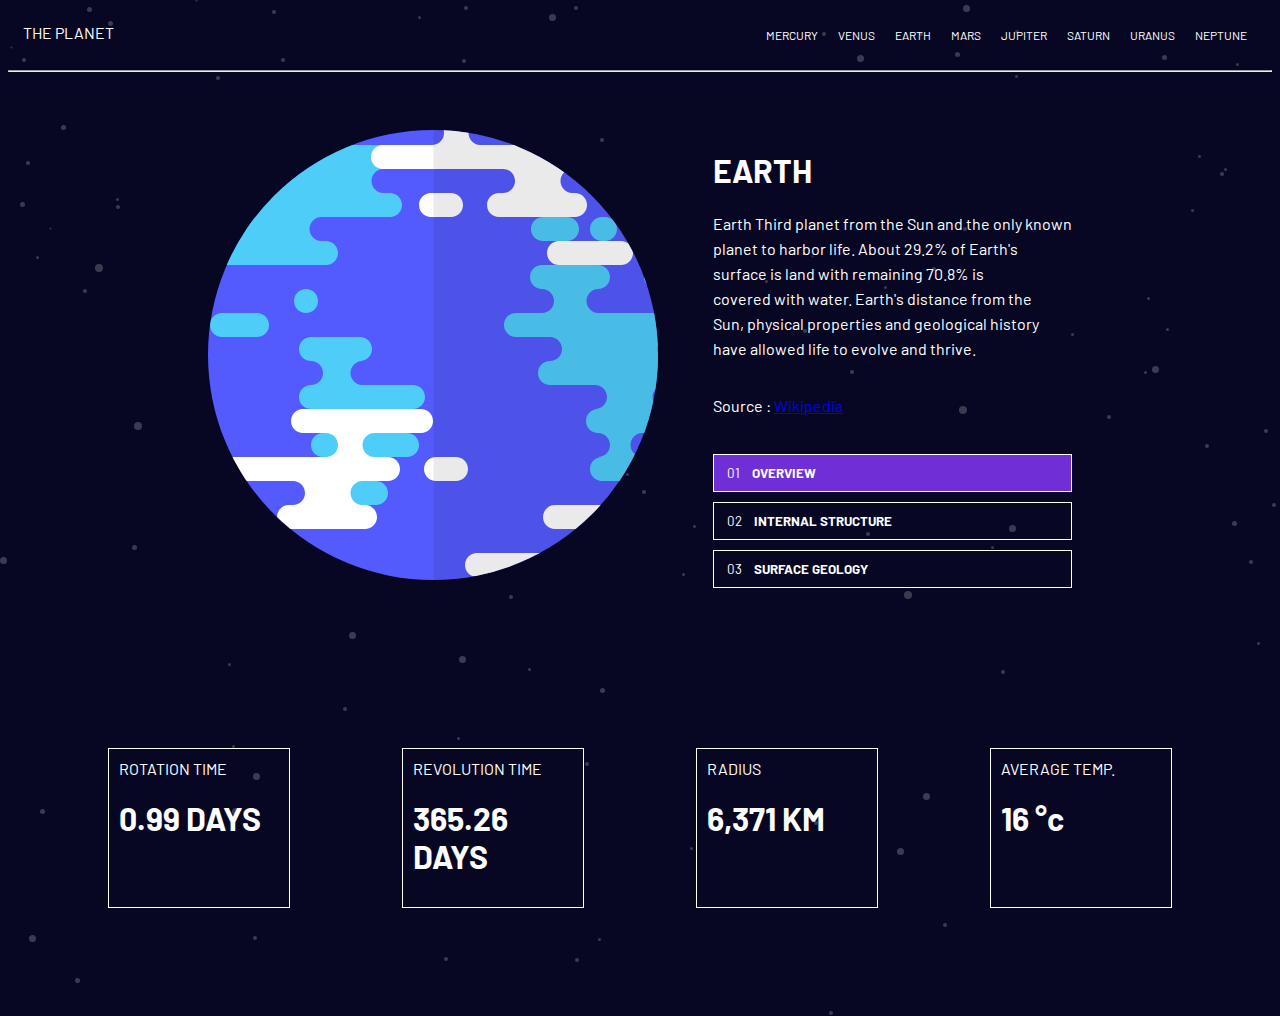
<file: index.html>
<!DOCTYPE html>
<html lang="en">
<head>
	<meta charset="utf-8">
	<meta name="viewport" content="width-device-width, initial-scale=1.0">
	<link rel="icon" type="image/png" href="images/favicon-32x32.png">
	<title>FRONTEND MENTOR | PLANETS FACTS</title>
	<link rel="preconnect" href="https://fonts.googleapis.com">
	<link rel="preconnect" href="https://fonts.gstatic.com" crossorigin>
	<link href="https://fonts.googleapis.com/css2?family=Barlow:wght@100;300;400;500;700&family=Fraunces:wght@700&family=Inter:wght@300;500;600&family=Karla:wght@400;700&family=Montserrat:wght@300;500;700&family=Open+Sans:wght@300;400&family=Plus+Jakarta+Sans:ital,wght@0,600;0,700;1,200&family=Poppins:wght@100;200;500;600;700&family=Questrial&family=Roboto+Condensed:wght@300;400;700&family=Rubik:wght@400;500;700&family=Space+Grotesk:wght@300;400;500;700&display=swap" rel="stylesheet">
	<link rel="stylesheet" type="text/css" href="style.css">
</head>
<body>
	<header>
		<nav style="padding: 15px;">
			<ul>
				<li>THE PLANET</li>
				<div style="float: right;">
					<li><a href ="others/mercury.html">MERCURY</a></li>
					<li><a href ="others/venus.html">VENUS</a></li>
					<li><a href ="index.html">EARTH</a></li>
					<li><a href = "others/mars.html">MARS</a></li>
					<li><a href = "others/jupiter.html">JUPITER</a></li>
					<li><a href ="others/saturn.html">SATURN</a></li>
					<li><a href = "others/uranus.html">URANUS</a></li>
					<li><a href ="others/neptune.html">NEPTUNE</a></li>
				</div>
			</ul>
		</nav>
	</header>

	<hr>
	<main>
		<div style="margin-inline-start:150px;">
			<img src="assets/planet-earth.svg" alt="earth-structure" id="pixs">
		</div>

		<aside style="margin-inline-end:150px;" id="m-side">
			<h1>EARTH</h1>
			<p style="line-height: 25px;" id="change">Earth Third planet from the Sun and the only known<br> planet to harbor life. About 29.2% of Earth's <br>surface is land with remaining 70.8% is<br> covered with water. Earth's distance from the<br> Sun, physical properties and geological history <br>have allowed life to evolve and thrive.</p>
			<br>
			<span id="goto">Source : <a href="#">Wikipedia</a></span>
			<br>
			<button class="ab" id="f-click">&nbsp;01 &nbsp;&nbsp;&nbsp;<strong>OVERVIEW</strong></button>
			<br>
			<button class="d-button" id="s-click">&nbsp;02 &nbsp;&nbsp;&nbsp;<strong>INTERNAL STRUCTURE</strong></button>
			<br>
			<button class="d-button" id="t-click">&nbsp;03 &nbsp;&nbsp;&nbsp;<strong>SURFACE GEOLOGY</strong></button>
		</aside>
	</main>

	<section class="m-xter">
		<div class="xter">
			<span>ROTATION TIME</span>
			<br>
			<h1>0.99 DAYS</h1>
		</div>
		<div class="xter">
			<span>REVOLUTION TIME</span>
			<br>
			<h1>365.26 DAYS</h1>
		</div>
		<div class="xter">
			<span>RADIUS</span>
			<br>
			<h1>6,371 KM</h1>
		</div>
		<div class="xter">
			<span>AVERAGE TEMP.</span>
			<br>
			<h1>16 °c</h>
		</div>
	</section>

	<script>
		
		const overview = document.getElementById("f-click");
		const internal = document.getElementById("s-click");
		const geo = document.getElementById("t-click");
		const next = document.getElementById("change");
		const struc = document.getElementById("pixs");

		overview.addEventListener("click", function(){
			change.innerHTML = "Earth Third planet from the Sun and the only known<br> planet to harbor life. About 29.2% of Earth's <br>surface is land with remaining 70.8% is<br> covered with water. Earth's distance from the<br> Sun, physical properties and geological history <br>have allowed life to evolve and thrive.";

			overview.style.background = "rgb(111,46,214)";
			internal.style.background = "none";
			geo.style.background = "none";
			pixs.src = "assets/planet-earth.svg";
		})

		internal.addEventListener("click", function(){
			change.innerHTML = "The standard model of Uranus's structure<br> is that it consists of three layers: a rocky <br>(silicate/iron–nickel) core in the centre, an icy <br>mantle in the middle and an outer <br>gaseous hydrogen/helium envelope. The core is <br>relatively small, with a mass of only 0.55 Earth masses.";

			overview.style.background = "none";
			internal.style.background = "rgb(111,46,214)";
			geo.style.background = "none";
			pixs.src = "assets/planet-earth-internal.svg";
		});

		geo.addEventListener("click", function(){
			change.innerHTML = "The composition of Uranus's atmosphere is<br> different from its bulk, consisting mainly of <br>molecular hydrogen and helium. The helium molar<br> fraction, i.e. the number of helium atoms<br> per molecule of gas, is 0.15±0.03 <br>in the upper troposphere.";

			overview.style.background = "none";
			internal.style.background = "none";
			geo.style.background = "rgb(111,46,214)";
			pixs.src = "assets/geology-earth.png";
		});

	</script>
</body>
</html>
</file>
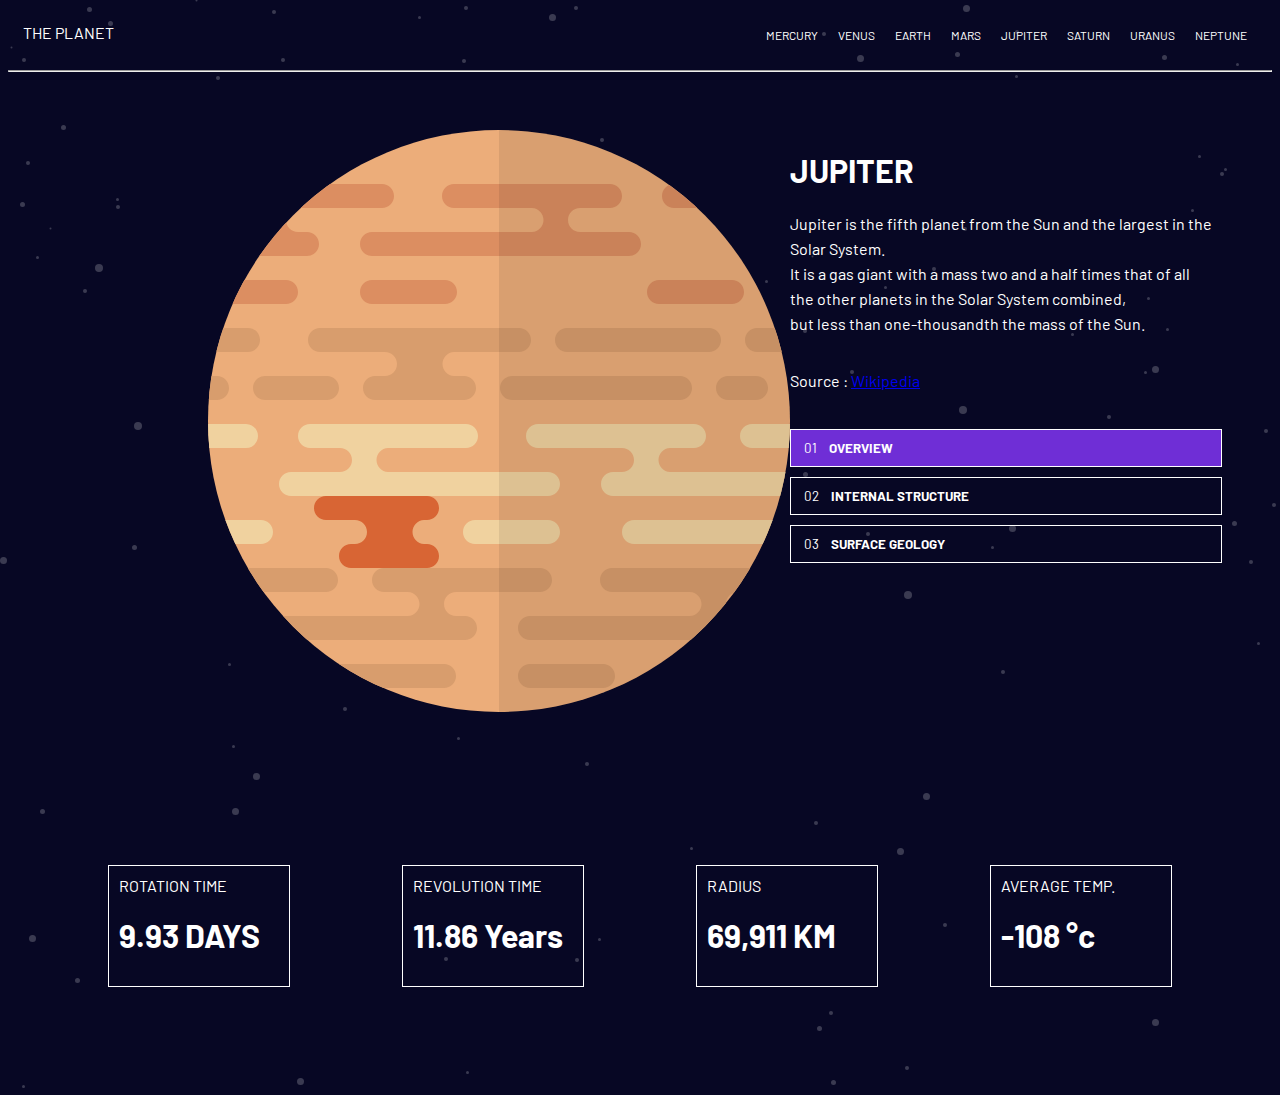
<file: others/jupiter.html>
<!DOCTYPE html>
<html lang="en">
<head>
	<meta charset="utf-8">
	<meta name="viewport" content="width-device-width, initial-scale=1.0">
	<link rel="icon" type="image/png" href="images/favicon-32x32.png">
	<title>FRONTEND MENTOR | PLANETS FACTS</title>
	<link rel="preconnect" href="https://fonts.googleapis.com">
	<link rel="preconnect" href="https://fonts.gstatic.com" crossorigin>
	<link href="https://fonts.googleapis.com/css2?family=Barlow:wght@100;300;400;500;700&family=Fraunces:wght@700&family=Inter:wght@300;500;600&family=Karla:wght@400;700&family=Montserrat:wght@300;500;700&family=Open+Sans:wght@300;400&family=Plus+Jakarta+Sans:ital,wght@0,600;0,700;1,200&family=Poppins:wght@100;200;500;600;700&family=Questrial&family=Roboto+Condensed:wght@300;400;700&family=Rubik:wght@400;500;700&family=Space+Grotesk:wght@300;400;500;700&display=swap" rel="stylesheet">
	<link rel="stylesheet" type="text/css" href="style.css">
</head>
<body>
	<header>
		<nav style="padding: 15px;">
			<ul>
				<li>THE PLANET</li>
				<div style="float: right;">
					<li><a href ="mercury.html">MERCURY</a></li>
					<li><a href ="venus.html">VENUS</a></li>
					<li><a href ="../index.html">EARTH</a></li>
					<li><a href = "mars.html">MARS</a></li>
					<li><a href = "jupiter.html">JUPITER</a></li>
					<li><a href ="saturn.html">SATURN</a></li>
					<li><a href = "uranus.html">URANUS</a></li>
					<li><a href ="neptune.html">NEPTUNE</a></li>
				</div>
			</ul>
		</nav>
	</header>

	<hr>
	<main>
		<div style="margin-inline-start:150px;">
			<img src="assets/planet-jupiter.svg" alt="jupiter-structure" id="pixs">
		</div>

		<aside id="m-side">
			<h1>JUPITER</h1>
			<p style="line-height: 25px;" id="change">Jupiter is the fifth planet from the Sun and the largest in the Solar System.<br> It is a gas giant with a mass two and a half times that of all<br> the other planets in the Solar System combined, <br>but less than one-thousandth the mass of the Sun.
			</p>
			<br>
			<span id="goto">Source : <a href="https://en.wikipedia.org/wiki/Jupiter">Wikipedia</a></span>
			<br>
			<button class="ab" id="f-click">&nbsp;01 &nbsp;&nbsp;&nbsp;<strong>OVERVIEW</strong></button>
			<br>
			<button class="d-button" id="s-click">&nbsp;02 &nbsp;&nbsp;&nbsp;<strong>INTERNAL STRUCTURE</strong></button>
			<br>
			<button class="d-button" id="t-click">&nbsp;03 &nbsp;&nbsp;&nbsp;<strong>SURFACE GEOLOGY</strong></button>
		</aside>
	</main>

	<section class="m-xter">
		<div class="xter">
			<span>ROTATION TIME</span>
			<br>
			<h1>9.93 DAYS</h1>
		</div>
		<div class="xter">
			<span>REVOLUTION TIME</span>
			<br>
			<h1>11.86 Years</h1>
		</div>
		<div class="xter">
			<span>RADIUS</span>
			<br>
			<h1>69,911 KM</h1>
		</div>
		<div class="xter">
			<span>AVERAGE TEMP.</span>
			<br>
			<h1>-108 °c</h>
		</div>
	</section>

	<script>
		const overview = document.getElementById("f-click");
		const internal = document.getElementById("s-click");
		const geo = document.getElementById("t-click");
		const next = document.getElementById("change");
		const struc = document.getElementById("pixs");

		overview.addEventListener("click", function(){
			change.innerHTML = "Jupiter is the fifth planet from the Sun and the largest in the Solar System.<br> It is a gas giant with a mass two and a half times that of all<br> the other planets in the Solar System combined, <br>but less than one-thousandth the mass of the Sun.";

			overview.style.background = "rgb(111,46,214)";
			internal.style.background = "none";
			geo.style.background = "none";
			pixs.src = "assets/planet-jupiter.svg";
		});

		internal.addEventListener("click", function(){
			change.innerHTML = "When the Juno arrived in 2016, it found that <br> Jupiter has a very diffuse core that mixes into its mantle.<br> A possible cause is an impact from a planet of <br> about ten Earth masses a few million years after Jupiter's <br> formation, which would have disrupted an originally solid Jovian core.";

			overview.style.background = "none";
			internal.style.background = "rgb(111,46,214)";
			geo.style.background = "none";
			pixs.src = "assets/planet-jupiter-internal.svg";
		});

		geo.addEventListener("click", function(){
			change.innerHTML = "The best known feature of Jupiter is the Great Red<br> Spot, a persistent anticyclonic storm located 22° south of the<br> equator. It is known to have existed since at least <br> 1831, and possibly since 1665.";

			overview.style.background = "none";
			internal.style.background = "none";
			geo.style.background = "rgb(111,46,214)";
			pixs.src = "assets/geology-jupiter.png";
		});

	</script>
</body>
</html>
</file>
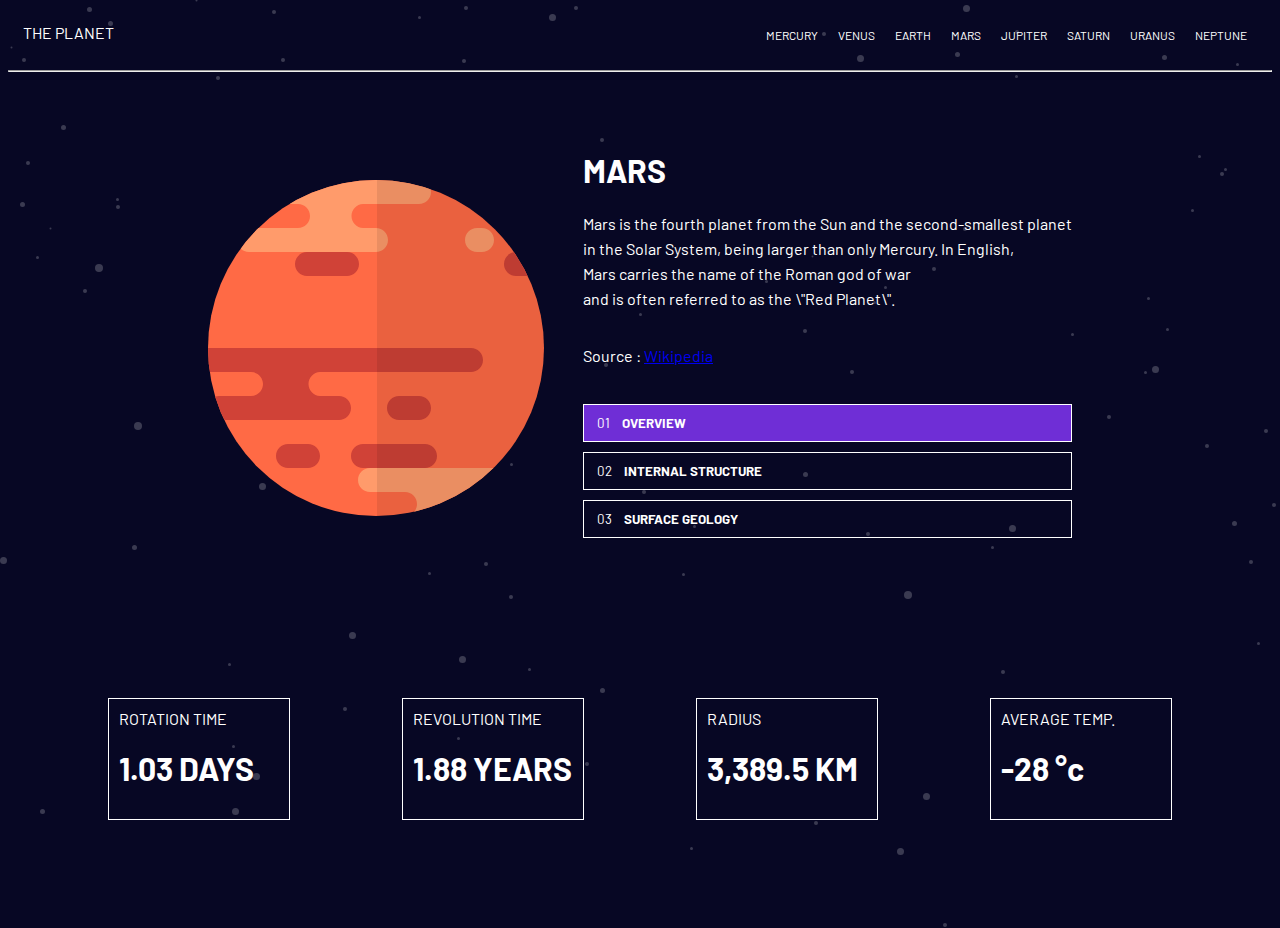
<file: others/mars.html>
<!DOCTYPE html>
<html lang="en">
<head>
	<meta charset="utf-8">
	<meta name="viewport" content="width-device-width, initial-scale=1.0">
	<link rel="icon" type="image/png" href="images/favicon-32x32.png">
	<title>FRONTEND MENTOR | PLANETS FACTS</title>
	<link rel="preconnect" href="https://fonts.googleapis.com">
	<link rel="preconnect" href="https://fonts.gstatic.com" crossorigin>
	<link href="https://fonts.googleapis.com/css2?family=Barlow:wght@100;300;400;500;700&family=Fraunces:wght@700&family=Inter:wght@300;500;600&family=Karla:wght@400;700&family=Montserrat:wght@300;500;700&family=Open+Sans:wght@300;400&family=Plus+Jakarta+Sans:ital,wght@0,600;0,700;1,200&family=Poppins:wght@100;200;500;600;700&family=Questrial&family=Roboto+Condensed:wght@300;400;700&family=Rubik:wght@400;500;700&family=Space+Grotesk:wght@300;400;500;700&display=swap" rel="stylesheet">
	<link rel="stylesheet" type="text/css" href="style.css">
</head>
<body>
	<header>
		<nav style="padding: 15px;">
			<ul>
				<li>THE PLANET</li>
				<div style="float: right;">
					<li><a href ="mercury.html">MERCURY</a></li>
					<li><a href ="venus.html">VENUS</a></li>
					<li><a href ="../index.html">EARTH</a></li>
					<li><a href = "mars.html">MARS</a></li>
					<li><a href = "jupiter.html">JUPITER</a></li>
					<li><a href ="saturn.html">SATURN</a></li>
					<li><a href = "uranus.html">URANUS</a></li>
					<li><a href ="neptune.html">NEPTUNE</a></li>
				</div>
			</ul>
		</nav>
	</header>

	<hr>
	<main>
		<div style="margin-inline-start:150px; margin-block-start:50px;">
			<img src="assets/planet-mars.svg" alt="mars-structure" id="pixs">
		</div>

		<aside style="margin-inline-end:150px;" id="m-side">
			<h1>MARS</h1>
			<p style="line-height: 25px;" id="change">Mars is the fourth planet from the Sun and the second-smallest planet<br> in the Solar System, being larger than only Mercury. In English,<br> Mars carries the name of the Roman god of war<br> and is often referred to as the \"Red Planet\".
			</p>
			<br>
			<span id="goto">Source : <a href="https://en.wikipedia.org/wiki/Mars#Surface_geology">Wikipedia</a></span>
			<br>
			<button class="ab" id="f-click">&nbsp;01 &nbsp;&nbsp;&nbsp;<strong>OVERVIEW</strong></button>
			<br>
			<button class="d-button" id="s-click">&nbsp;02 &nbsp;&nbsp;&nbsp;<strong>INTERNAL STRUCTURE</strong></button>
			<br>
			<button class="d-button" id="t-click">&nbsp;03 &nbsp;&nbsp;&nbsp;<strong>SURFACE GEOLOGY</strong></button>
		</aside>
	</main>

	<section class="m-xter">
		<div class="xter">
			<span>ROTATION TIME</span>
			<br>
			<h1>1.03 DAYS</h1>
		</div>
		<div class="xter">
			<span>REVOLUTION TIME</span>
			<br>
			<h1>1.88 YEARS</h1>
		</div>
		<div class="xter">
			<span>RADIUS</span>
			<br>
			<h1>3,389.5 KM</h1>
		</div>
		<div class="xter">
			<span>AVERAGE TEMP.</span>
			<br>
			<h1>-28 °c</h>
		</div>
	</section>

	<script>
		const overview = document.getElementById("f-click");
		const internal = document.getElementById("s-click");
		const geo = document.getElementById("t-click");
		const next = document.getElementById("change");
		const struc = document.getElementById("pixs");

		overview.addEventListener("click", function(){
			change.innerHTML = "Mars is the fourth planet from the Sun and the second-smallest planet<br> in the Solar System, being larger than only Mercury. In English,<br> Mars carries the name of the Roman god of war<br> and is often referred to as the \"Red Planet\".";

			overview.style.background = "rgb(111,46,214)";
			internal.style.background = "none";
			geo.style.background = "none";
			pixs.src = "assets/planet-mars.svg";
		});

		internal.addEventListener("click", function(){
			change.innerHTML = "Like Earth, Mars has differentiated into a dense metallic <br> core overlaid by less dense materials. Scientists <br> initially determined that the core is at least <br> partially liquid. Current models of its interior imply a core <br> consisting primarily of iron and nickel with about 16–17% sulfur.";

			overview.style.background = "none";
			internal.style.background = "rgb(111,46,214)";
			geo.style.background = "none";
			pixs.src = "assets/planet-mars-internal.svg";
		});

		geo.addEventListener("click", function(){
			change.innerHTML = "Mars is a terrestrial planet whose surface consists of <br> minerals containing silicon and oxygen, metals, and other elements <br> that typically make up rock. The surface is <br> primarily composed of tholeiitic basalt, although parts are more <br> silica-rich than typical basalt.";

			overview.style.background = "none";
			internal.style.background = "none";
			geo.style.background = "rgb(111,46,214)";
			pixs.src = "assets/geology-mars.png";
		});

	</script>
</body>
</html>
</file>
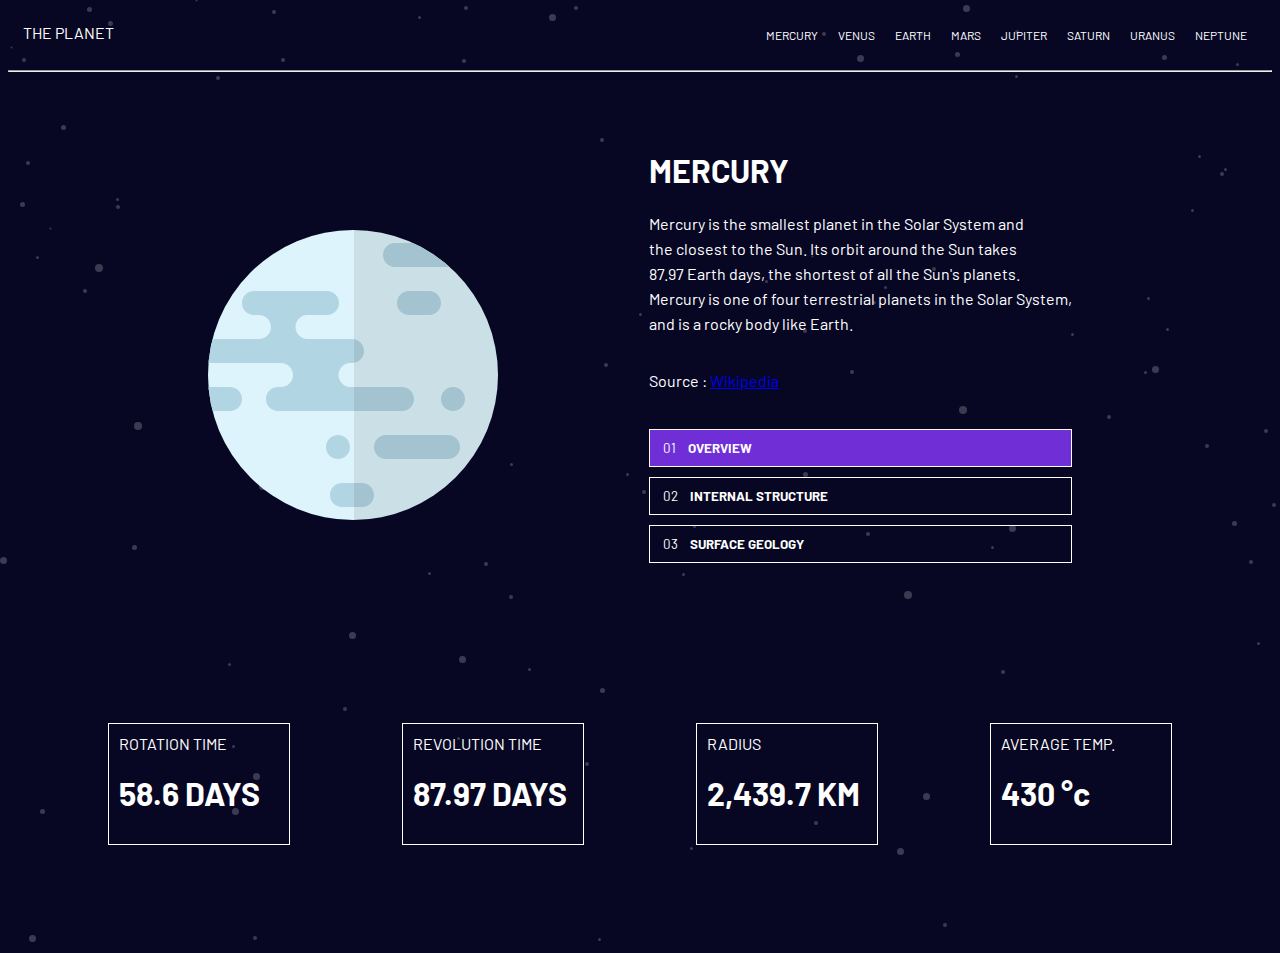
<file: others/mercury.html>
<!DOCTYPE html>
<html lang="en">
<head>
	<meta charset="utf-8">
	<meta name="viewport" content="width-device-width, initial-scale=1.0">
	<link rel="icon" type="image/png" href="images/favicon-32x32.png">
	<title>FRONTEND MENTOR | PLANETS FACTS</title>
	<link rel="preconnect" href="https://fonts.googleapis.com">
	<link rel="preconnect" href="https://fonts.gstatic.com" crossorigin>
	<link href="https://fonts.googleapis.com/css2?family=Barlow:wght@100;300;400;500;700&family=Fraunces:wght@700&family=Inter:wght@300;500;600&family=Karla:wght@400;700&family=Montserrat:wght@300;500;700&family=Open+Sans:wght@300;400&family=Plus+Jakarta+Sans:ital,wght@0,600;0,700;1,200&family=Poppins:wght@100;200;500;600;700&family=Questrial&family=Roboto+Condensed:wght@300;400;700&family=Rubik:wght@400;500;700&family=Space+Grotesk:wght@300;400;500;700&display=swap" rel="stylesheet">
	<link rel="stylesheet" type="text/css" href="style.css">
</head>
<body>
	<header>
		<nav style="padding: 15px;">
			<ul>
				<li>THE PLANET</li>
				<div style="float: right;">
					<li><a href ="mercury.html">MERCURY</a></li>
					<li><a href ="venus.html">VENUS</a></li>
					<li><a href ="../index.html">EARTH</a></li>
					<li><a href = "mars.html">MARS</a></li>
					<li><a href = "jupiter.html">JUPITER</a></li>
					<li><a href ="saturn.html">SATURN</a></li>
					<li><a href = "uranus.html">URANUS</a></li>
					<li><a href ="neptune.html">NEPTUNE</a></li>
				</div>
			</ul>
		</nav>
	</header>

	<hr>
	<main>
		<div style="margin-inline-start:150px; margin-block-start:100px;">
			<img src="assets/planet-mercury.svg" alt="mercury-structure" id="pixs">
		</div>

		<aside style="margin-inline-end:150px;" id="m-side">
			<h1>MERCURY</h1>
			<p style="line-height: 25px;" id="change">Mercury is the smallest planet in the Solar System and<br> the closest to the Sun. Its orbit around  the Sun takes <br>87.97 Earth days, the shortest of all the Sun's planets.<br> Mercury is one of four terrestrial planets in the Solar System,<br> and is a rocky body like Earth.
			</p>
			<br>
			<span id="goto">Source : <a href="#">Wikipedia</a></span>
			<br>
			<button class="ab" id="f-click">&nbsp;01 &nbsp;&nbsp;&nbsp;<strong>OVERVIEW</strong></button>
			<br>
			<button class="d-button" id="s-click">&nbsp;02 &nbsp;&nbsp;&nbsp;<strong>INTERNAL STRUCTURE</strong></button>
			<br>
			<button class="d-button" id="t-click">&nbsp;03 &nbsp;&nbsp;&nbsp;<strong>SURFACE GEOLOGY</strong></button>
		</aside>
	</main>

	<section class="m-xter">
		<div class="xter">
			<span>ROTATION TIME</span>
			<br>
			<h1>58.6 DAYS</h1>
		</div>
		<div class="xter">
			<span>REVOLUTION TIME</span>
			<br>
			<h1>87.97 DAYS</h1>
		</div>
		<div class="xter">
			<span>RADIUS</span>
			<br>
			<h1>2,439.7 KM</h1>
		</div>
		<div class="xter">
			<span>AVERAGE TEMP.</span>
			<br>
			<h1>430 °c</h>
		</div>
	</section>

	<script>
		const overview = document.getElementById("f-click");
		const internal = document.getElementById("s-click");
		const geo = document.getElementById("t-click");
		const next = document.getElementById("change");
		const struc = document.getElementById("pixs");

		overview.addEventListener("click", function(){
			change.innerHTML = "Mercury is the smallest planet in the Solar<br> System and the closest to the Sun. Its <br>orbit around the Sun takes 87.97 Earth days,<br> the shortest of all the Sun's planets. Mercury<br> is one of four terrestrial planets in the Solar System,<br> and is a rocky body like Earth.";

			overview.style.background = "rgb(111,46,214)";
			internal.style.background = "none";
			geo.style.background = "none";
			pixs.src = "assets/planet-mercury.svg";
		});

		internal.addEventListener("click", function(){
			change.innerHTML = "Mercury appears to have a solid silicate crust and mantle <br>overlying a solid, iron sulfide outer core layer, a deeper <br>liquid core layer, and a solid inner core. The<br> planet's density is the second highest in the Solar System<br> at 5.427 g/cm3 , only slightly less than Earth's density.";

			overview.style.background = "none";
			internal.style.background = "rgb(111,46,214)";
			geo.style.background = "none";
			pixs.src = "assets/planet-mercury-internal.svg";
		});

		geo.addEventListener("click", function(){
			change.innerHTML = "Mercury's surface is similar in appearance to that of the<br> Moon, showing extensive mare-like plains and heavy<br> cratering, indicating that it has been geologically inactive <br> for billions of years. It is more heterogeneous than <br> either Mars's or the Moon’s.";

			overview.style.background = "none";
			internal.style.background = "none";
			geo.style.background = "rgb(111,46,214)";
			pixs.src = "assets/geology-mercury.png";
		});

	</script>
</body>
</html>
</file>
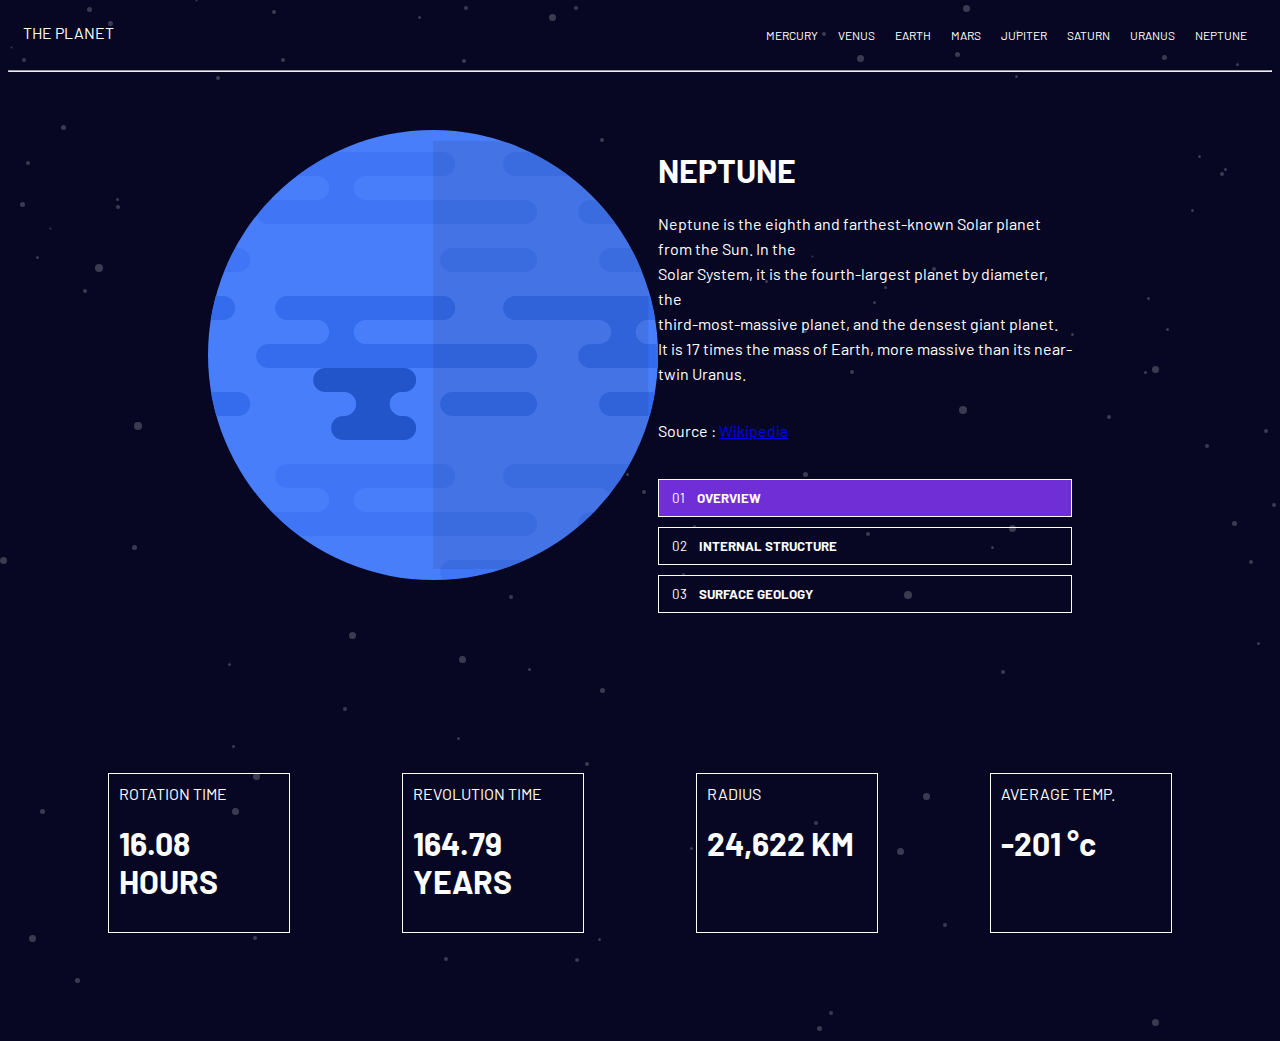
<file: others/neptune.html>
<!DOCTYPE html>
<html lang="en">
<head>
	<meta charset="utf-8">
	<meta name="viewport" content="width-device-width, initial-scale=1.0">
	<link rel="icon" type="image/png" href="images/favicon-32x32.png">
	<title>FRONTEND MENTOR | PLANETS FACTS</title>
	<link rel="preconnect" href="https://fonts.googleapis.com">
	<link rel="preconnect" href="https://fonts.gstatic.com" crossorigin>
	<link href="https://fonts.googleapis.com/css2?family=Barlow:wght@100;300;400;500;700&family=Fraunces:wght@700&family=Inter:wght@300;500;600&family=Karla:wght@400;700&family=Montserrat:wght@300;500;700&family=Open+Sans:wght@300;400&family=Plus+Jakarta+Sans:ital,wght@0,600;0,700;1,200&family=Poppins:wght@100;200;500;600;700&family=Questrial&family=Roboto+Condensed:wght@300;400;700&family=Rubik:wght@400;500;700&family=Space+Grotesk:wght@300;400;500;700&display=swap" rel="stylesheet">
	<link rel="stylesheet" type="text/css" href="style.css">
</head>
<body>
	<header>
		<nav style="padding: 15px;">
			<ul>
				<li>THE PLANET</li>
				<div style="float: right;">
					<li><a href ="mercury.html">MERCURY</a></li>
					<li><a href ="venus.html">VENUS</a></li>
					<li><a href ="../index.html">EARTH</a></li>
					<li><a href = "mars.html">MARS</a></li>
					<li><a href = "jupiter.html">JUPITER</a></li>
					<li><a href ="saturn.html">SATURN</a></li>
					<li><a href = "uranus.html">URANUS</a></li>
					<li><a href ="neptune.html">NEPTUNE</a></li>
				</div>
			</ul>
		</nav>
	</header>

	<hr>
	<main>
		<div style="margin-inline-start:150px;">
			<img src="assets/planet-neptune.svg" alt="neptune-structure" id="pixs">
		</div>

		<aside style="margin-inline-end:150px;" id="m-side">
			<h1>NEPTUNE</h1>
			<p style="line-height: 25px;" id="change">Neptune is the eighth and farthest-known Solar planet from the Sun. In the<br> Solar System, it is the fourth-largest planet by diameter, the<br> third-most-massive planet, and the densest giant planet. <br>It is 17 times the mass of Earth, more massive than its near-twin Uranus.
			</p>
			<br>
			<span id="goto">Source : <a href="https://en.wikipedia.org/wiki/Neptune">Wikipedia</a></span>
			<br>
			<button class="ab" id="f-click">&nbsp;01 &nbsp;&nbsp;&nbsp;<strong>OVERVIEW</strong></button>
			<br>
			<button class="d-button" id="s-click">&nbsp;02 &nbsp;&nbsp;&nbsp;<strong>INTERNAL STRUCTURE</strong></button>
			<br>
			<button class="d-button" id="t-click">&nbsp;03 &nbsp;&nbsp;&nbsp;<strong>SURFACE GEOLOGY</strong></button>
		</aside>
	</main>

	<section class="m-xter">
		<div class="xter">
			<span>ROTATION TIME</span>
			<br>
			<h1>16.08 HOURS</h1>
		</div>
		<div class="xter">
			<span>REVOLUTION TIME</span>
			<br>
			<h1>164.79 YEARS</h1>
		</div>
		<div class="xter">
			<span>RADIUS</span>
			<br>
			<h1>24,622 KM</h1>
		</div>
		<div class="xter">
			<span>AVERAGE TEMP.</span>
			<br>
			<h1>-201 °c</h>
		</div>
	</section>

	<script>
		const overview = document.getElementById("f-click");
		const internal = document.getElementById("s-click");
		const geo = document.getElementById("t-click");
		const next = document.getElementById("change");
		const struc = document.getElementById("pixs");

		overview.addEventListener("click", function(){
			change.innerHTML = "Neptune is the eighth and farthest-known Solar planet from the Sun. In the<br> Solar System, it is the fourth-largest planet by diameter, the<br> third-most-massive planet, and the densest giant planet. <br>It is 17 times the mass of Earth, more massive than its near-twin Uranus.";

			overview.style.background = "rgb(111,46,214)";
			internal.style.background = "none";
			geo.style.background = "none";
			pixs.src = "assets/planet-neptune.svg";
		});

		internal.addEventListener("click", function(){
			change.innerHTML = "Neptune's internal structure resembles that of Uranus. Its <br> atmosphere forms about 5% to 10% of its mass and <br> extends perhaps 10% to 20% of the way towards <br> the core. Increasing concentrations of methane, ammonia and <br> water are found in the lower regions.";

			overview.style.background = "none";
			internal.style.background = "rgb(111,46,214)";
			geo.style.background = "none";
			pixs.src = "assets/planet-neptune-internal.svg";
		});

		geo.addEventListener("click", function(){
			change.innerHTML = "Neptune's atmosphere is 80% hydrogen and 19% helium.<br> A trace amount of methane is also present. <br>Prominent absorption bands of methane exist at wavelengths<br> above 600 nm, in the red and infrared portion<br> of the spectrum.";

			overview.style.background = "none";
			internal.style.background = "none";
			geo.style.background = "rgb(111,46,214)";
			pixs.src = "assets/geology-neptune.png";
		});

	</script>
</body>
</html>
</file>
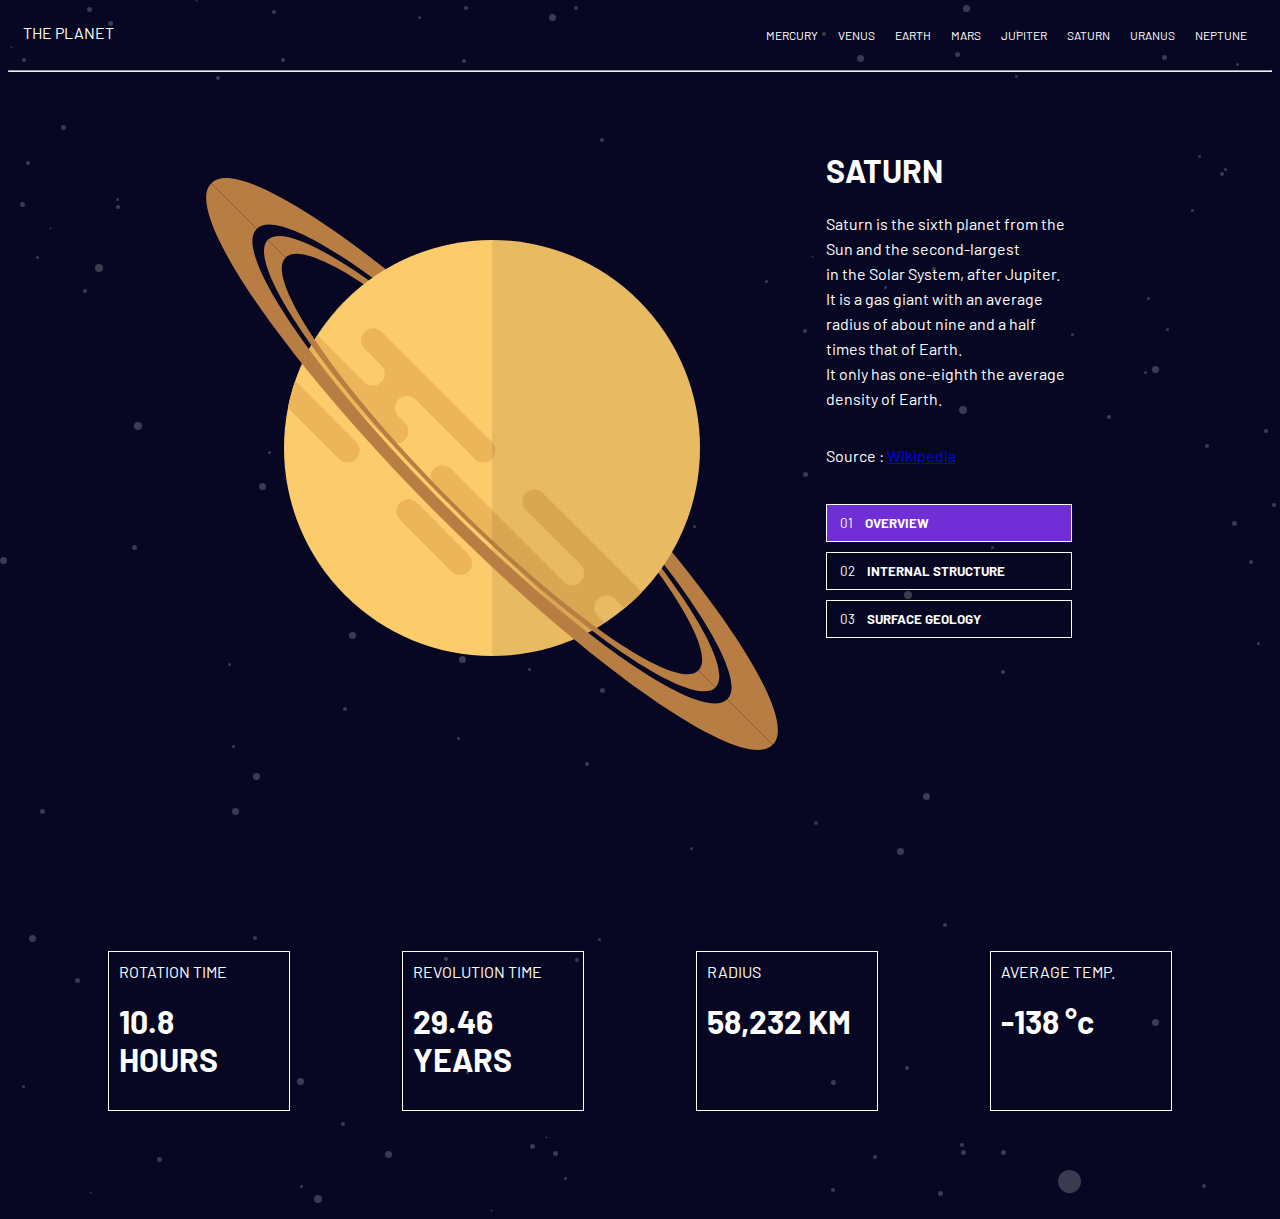
<file: others/saturn.html>
<!DOCTYPE html>
<html lang="en">
<head>
	<meta charset="utf-8">
	<meta name="viewport" content="width-device-width, initial-scale=1.0">
	<link rel="icon" type="image/png" href="images/favicon-32x32.png">
	<title>FRONTEND MENTOR | PLANETS FACTS</title>
	<link rel="preconnect" href="https://fonts.googleapis.com">
	<link rel="preconnect" href="https://fonts.gstatic.com" crossorigin>
	<link href="https://fonts.googleapis.com/css2?family=Barlow:wght@100;300;400;500;700&family=Fraunces:wght@700&family=Inter:wght@300;500;600&family=Karla:wght@400;700&family=Montserrat:wght@300;500;700&family=Open+Sans:wght@300;400&family=Plus+Jakarta+Sans:ital,wght@0,600;0,700;1,200&family=Poppins:wght@100;200;500;600;700&family=Questrial&family=Roboto+Condensed:wght@300;400;700&family=Rubik:wght@400;500;700&family=Space+Grotesk:wght@300;400;500;700&display=swap" rel="stylesheet">
	<link rel="stylesheet" type="text/css" href="style.css">
</head>
<body>
	<header>
		<nav style="padding: 15px;">
			<ul>
				<li>THE PLANET</li>
				<div style="float: right;">
					<li><a href ="mercury.html">MERCURY</a></li>
					<li><a href ="venus.html">VENUS</a></li>
					<li><a href ="../index.html">EARTH</a></li>
					<li><a href = "mars.html">MARS</a></li>
					<li><a href = "jupiter.html">JUPITER</a></li>
					<li><a href ="saturn.html">SATURN</a></li>
					<li><a href = "uranus.html">URANUS</a></li>
					<li><a href ="neptune.html">NEPTUNE</a></li>
				</div>
			</ul>
		</nav>
	</header>

	<hr>
	<main>
		<div style="margin-inline-start:100px;">
			<img src="assets/planet-saturn.svg" alt="saturn-structure" id="pixs">
		</div>

		<aside style="margin-inline-end:150px;" id="m-side">
			<h1>SATURN</h1>
			<p style="line-height: 25px;" id="change">Saturn is the sixth planet from the Sun and the second-largest <br>in the Solar System, after Jupiter. It is a gas giant with an average <br>radius of about nine and a half times that of Earth.<br> It only has one-eighth the average density of Earth.
			</p>
			<br>
			<span id="goto">Source : <a href="https://en.wikipedia.org/wiki/Saturn">Wikipedia</a></span>
			<br>
			<button class="ab" id="f-click">&nbsp;01 &nbsp;&nbsp;&nbsp;<strong>OVERVIEW</strong></button>
			<br>
			<button class="d-button" id="s-click">&nbsp;02 &nbsp;&nbsp;&nbsp;<strong>INTERNAL STRUCTURE</strong></button>
			<br>
			<button class="d-button" id="t-click">&nbsp;03 &nbsp;&nbsp;&nbsp;<strong>SURFACE GEOLOGY</strong></button>
		</aside>
	</main>

	<section class="m-xter">
		<div class="xter">
			<span>ROTATION TIME</span>
			<br>
			<h1>10.8 HOURS</h1>
		</div>
		<div class="xter">
			<span>REVOLUTION TIME</span>
			<br>
			<h1>29.46 YEARS</h1>
		</div>
		<div class="xter">
			<span>RADIUS</span>
			<br>
			<h1>58,232 KM</h1>
		</div>
		<div class="xter">
			<span>AVERAGE TEMP.</span>
			<br>
			<h1>-138 °c</h>
		</div>
	</section>

	<script>
		const overview = document.getElementById("f-click");
		const internal = document.getElementById("s-click");
		const geo = document.getElementById("t-click");
		const next = document.getElementById("change");
		const struc = document.getElementById("pixs");

		overview.addEventListener("click", function(){
			change.innerHTML = "Saturn is the sixth planet from the Sun and the<br> second-largest in the Solar System, after Jupiter.<br> It is a gas giant with an average radius of about<br> nine and a half times that of Earth. It only has<br> one-eighth the average density of Earth.";

			overview.style.background = "rgb(111,46,214)";
			internal.style.background = "none";
			geo.style.background = "none";
			pixs.src = "assets/planet-saturn.svg";
		});

		internal.addEventListener("click", function(){
			change.innerHTML = "Despite consisting mostly of hydrogen and helium,<br> most of Saturn's mass is not in the gas phase,<br> because hydrogen becomes a non-ideal liquid when the<br> density is above 0.01 g/cm3, which is reached<br> at a radius containing 99.9% of Saturn's mass.";

			overview.style.background = "none";
			internal.style.background = "rgb(111,46,214)";
			geo.style.background = "none";
			pixs.src = "assets/planet-saturn-internal.svg";
		});

		geo.addEventListener("click", function(){
			change.innerHTML = "The outer atmosphere of Saturn contains 96.3%<br> molecular hydrogen and 3.25% helium by volume. The<br> planet's most famous feature is its prominent ring system,<br> which is composed mostly of ice particles with a smaller<br> amount of rocky debris and dust.";

			overview.style.background = "none";
			internal.style.background = "none";
			geo.style.background = "rgb(111,46,214)";
			pixs.src = "assets/geology-saturn.png";
		});

	</script>
</body>
</html>
</file>
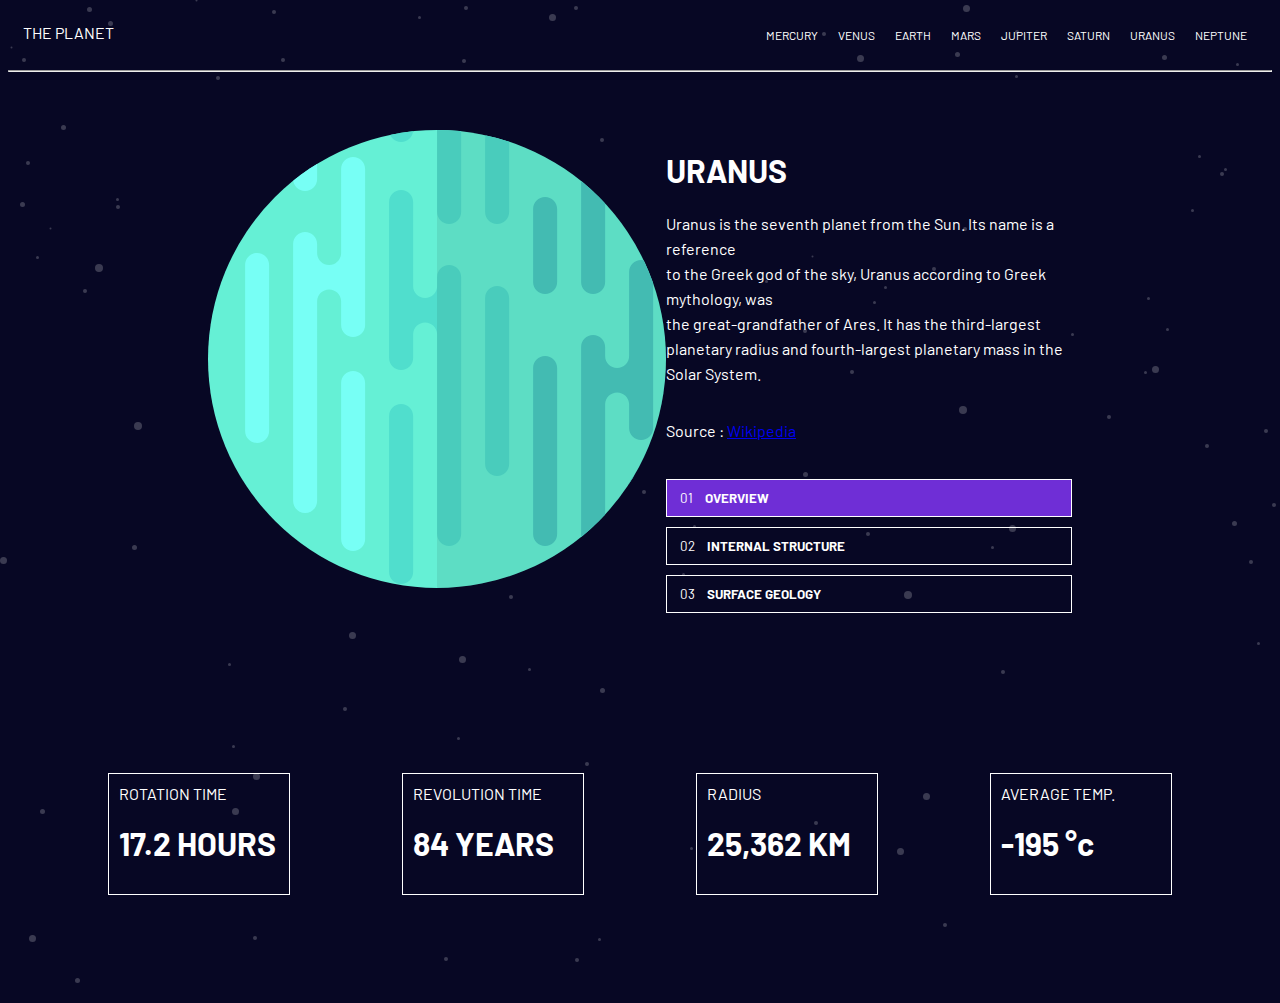
<file: others/uranus.html>
<!DOCTYPE html>
<html lang="en">
<head>
	<meta charset="utf-8">
	<meta name="viewport" content="width-device-width, initial-scale=1.0">
	<link rel="icon" type="image/png" href="images/favicon-32x32.png">
	<title>FRONTEND MENTOR | PLANETS FACTS</title>
	<link rel="preconnect" href="https://fonts.googleapis.com">
	<link rel="preconnect" href="https://fonts.gstatic.com" crossorigin>
	<link href="https://fonts.googleapis.com/css2?family=Barlow:wght@100;300;400;500;700&family=Fraunces:wght@700&family=Inter:wght@300;500;600&family=Karla:wght@400;700&family=Montserrat:wght@300;500;700&family=Open+Sans:wght@300;400&family=Plus+Jakarta+Sans:ital,wght@0,600;0,700;1,200&family=Poppins:wght@100;200;500;600;700&family=Questrial&family=Roboto+Condensed:wght@300;400;700&family=Rubik:wght@400;500;700&family=Space+Grotesk:wght@300;400;500;700&display=swap" rel="stylesheet">
	<link rel="stylesheet" type="text/css" href="style.css">
</head>
<body>
	<header>
		<nav style="padding: 15px;">
			<ul>
				<li>THE PLANET</li>
				<div style="float: right;">
					<li><a href ="mercury.html">MERCURY</a></li>
					<li><a href ="venus.html">VENUS</a></li>
					<li><a href ="../index.html">EARTH</a></li>
					<li><a href = "mars.html">MARS</a></li>
					<li><a href = "jupiter.html">JUPITER</a></li>
					<li><a href ="saturn.html">SATURN</a></li>
					<li><a href = "uranus.html">URANUS</a></li>
					<li><a href ="neptune.html">NEPTUNE</a></li>
				</div>
			</ul>
		</nav>
	</header>

	<hr>
	<main>
		<div style="margin-inline-start:150px;">
			<img src="assets/planet-uranus.svg" alt="uranus-structure" id="pixs">
		</div>

		<aside style="margin-inline-end:150px;" id="m-side">
			<h1>URANUS</h1>
			<p style="line-height: 25px;" id="change">Uranus is the seventh planet from the Sun. Its name is a reference<br> to the Greek god of the sky, Uranus according to Greek mythology, was<br> the great-grandfather of Ares. It has the third-largest <br>planetary radius and fourth-largest planetary mass in the Solar System.
			</p>
			<br>
			<span id="goto">Source : <a href="https://en.wikipedia.org/wiki/Uranus">Wikipedia</a></span>
			<br>
			<button class="ab" id="f-click">&nbsp;01 &nbsp;&nbsp;&nbsp;<strong>OVERVIEW</strong></button>
			<br>
			<button class="d-button" id="s-click">&nbsp;02 &nbsp;&nbsp;&nbsp;<strong>INTERNAL STRUCTURE</strong></button>
			<br>
			<button class="d-button" id="t-click">&nbsp;03 &nbsp;&nbsp;&nbsp;<strong>SURFACE GEOLOGY</strong></button>
		</aside>
	</main>

	<section class="m-xter">
		<div class="xter">
			<span>ROTATION TIME</span>
			<br>
			<h1>17.2 HOURS</h1>
		</div>
		<div class="xter">
			<span>REVOLUTION TIME</span>
			<br>
			<h1>84 YEARS</h1>
		</div>
		<div class="xter">
			<span>RADIUS</span>
			<br>
			<h1>25,362 KM</h1>
		</div>
		<div class="xter">
			<span>AVERAGE TEMP.</span>
			<br>
			<h1>-195 °c</h>
		</div>
	</section>

	<script>
		const overview = document.getElementById("f-click");
		const internal = document.getElementById("s-click");
		const geo = document.getElementById("t-click");
		const next = document.getElementById("change");
		const struc = document.getElementById("pixs");

		overview.addEventListener("click", function(){
			change.innerHTML = "Uranus is the seventh planet from the Sun. Its name is a reference<br> to the Greek god of the sky, Uranus according to Greek mythology, was<br> the great-grandfather of Ares. It has the third-largest <br>planetary radius and fourth-largest planetary mass in the Solar System";

			overview.style.background = "rgb(111,46,214)";
			internal.style.background = "none";
			geo.style.background = "none";
			pixs.src = "assets/planet-uranus.svg";
		});

		internal.addEventListener("click", function(){
			change.innerHTML = "The standard model of Uranus's structure is that it <br> consists of three layers: a rocky (silicate/iron–nickel) core <br> in the centre, an icy mantle in the middle <br> and an outer gaseous hydrogen/helium envelope. The core<br> is relatively small, with a mass of only 0.55 Earth masses.";

			overview.style.background = "none";
			internal.style.background = "rgb(111,46,214)";
			geo.style.background = "none";
			pixs.src = "assets/planet-uranus-internal.svg";
		});

		geo.addEventListener("click", function(){
			change.innerHTML = "The composition of Uranus's atmosphere is<br> different from its bulk, consisting mainly of <br>molecular hydrogen and helium. The helium molar<br> fraction, i.e. the number of helium atoms<br> per molecule of gas, is 0.15±0.03 <br>in the upper troposphere.";

			overview.style.background = "none";
			internal.style.background = "none";
			geo.style.background = "rgb(111,46,214)";
			pixs.src = "assets/geology-uranus.png";
		});

	</script>
</body>
</html>
</file>
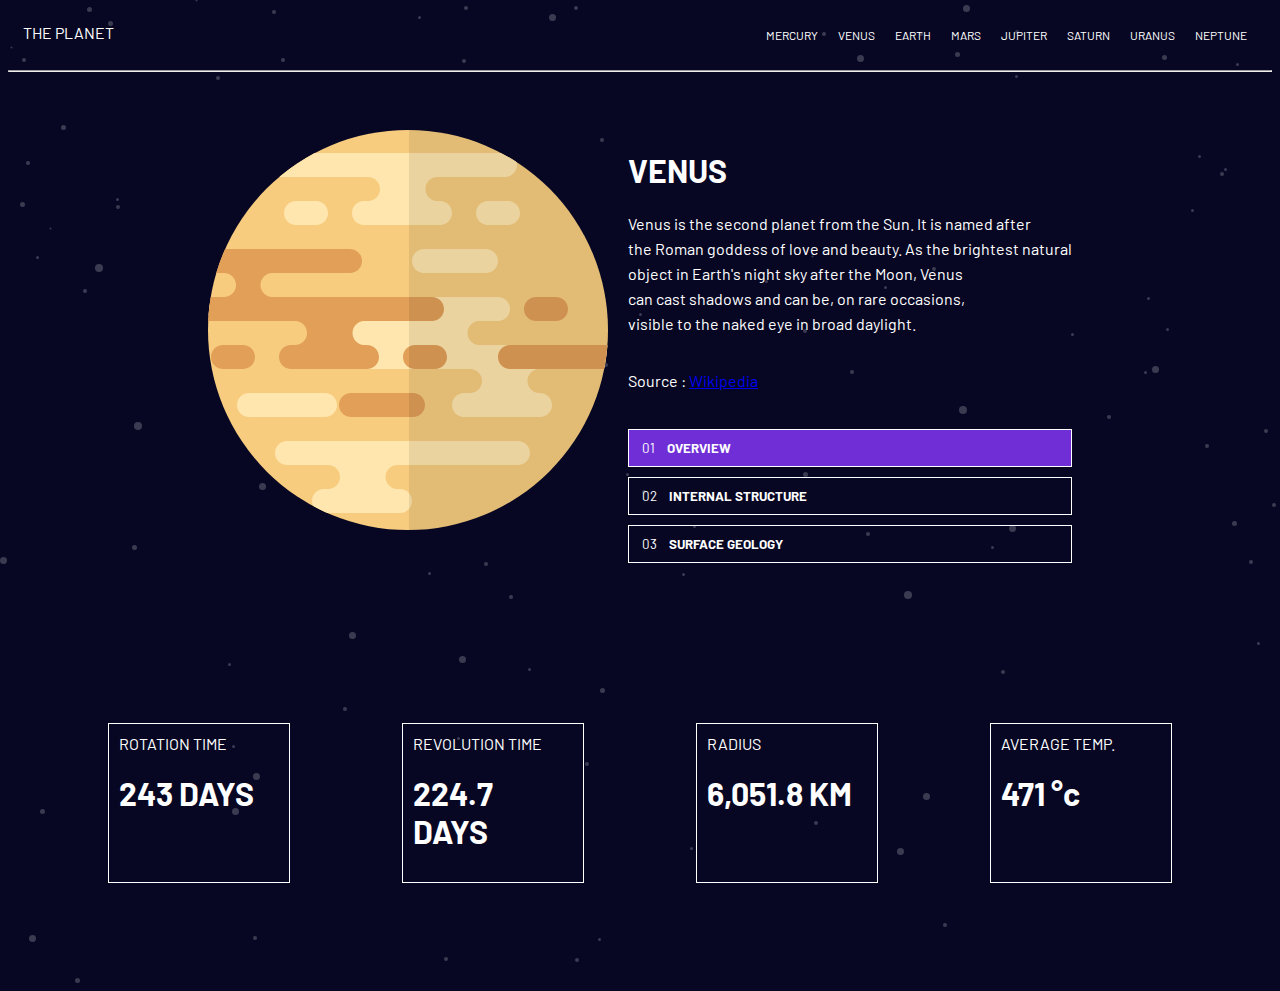
<file: others/venus.html>
<!DOCTYPE html>
<html lang="en">
<head>
	<meta charset="utf-8">
	<meta name="viewport" content="width-device-width, initial-scale=1.0">
	<link rel="icon" type="image/png" href="images/favicon-32x32.png">
	<title>FRONTEND MENTOR | PLANETS FACTS</title>
	<link rel="preconnect" href="https://fonts.googleapis.com">
	<link rel="preconnect" href="https://fonts.gstatic.com" crossorigin>
	<link href="https://fonts.googleapis.com/css2?family=Barlow:wght@100;300;400;500;700&family=Fraunces:wght@700&family=Inter:wght@300;500;600&family=Karla:wght@400;700&family=Montserrat:wght@300;500;700&family=Open+Sans:wght@300;400&family=Plus+Jakarta+Sans:ital,wght@0,600;0,700;1,200&family=Poppins:wght@100;200;500;600;700&family=Questrial&family=Roboto+Condensed:wght@300;400;700&family=Rubik:wght@400;500;700&family=Space+Grotesk:wght@300;400;500;700&display=swap" rel="stylesheet">
	<link rel="stylesheet" type="text/css" href="style.css">
</head>
<body>
	<header>
		<nav style="padding: 15px;">
			<ul>
				<li>THE PLANET</li>
				<div style="float: right;">
					<li><a href ="mercury.html">MERCURY</a></li>
					<li><a href ="venus.html">VENUS</a></li>
					<li><a href ="../index.html">EARTH</a></li>
					<li><a href = "mars.html">MARS</a></li>
					<li><a href = "jupiter.html">JUPITER</a></li>
					<li><a href ="saturn.html">SATURN</a></li>
					<li><a href = "uranus.html">URANUS</a></li>
					<li><a href ="neptune.html">NEPTUNE</a></li>
				</div>
			</ul>
		</nav>
	</header>

	<hr>
	<main>
		<div style="margin-inline-start:150px;">
			<img src="assets/planet-venus.svg" alt="venus-structure" id="pixs">
		</div>

		<aside style="margin-inline-end:150px;" id="m-side">
			<h1>VENUS</h1>
			<p style="line-height: 25px;" id="change">Venus is the second planet from the Sun. It is named after<br> the Roman goddess of love and beauty. As the brightest natural<br> object in Earth's night sky after the Moon, Venus<br> can cast shadows and can be, on rare occasions,<br> visible to the naked eye in broad daylight.
			</p>
			<br>
			<span id="goto">Source : <a href="https://en.wikipedia.org/wiki/Venus">Wikipedia</a></span>
			<br>
			<button class="ab" id="f-click">&nbsp;01 &nbsp;&nbsp;&nbsp;<strong>OVERVIEW</strong></button>
			<br>
			<button class="d-button" id="s-click">&nbsp;02 &nbsp;&nbsp;&nbsp;<strong>INTERNAL STRUCTURE</strong></button>
			<br>
			<button class="d-button" id="t-click">&nbsp;03 &nbsp;&nbsp;&nbsp;<strong>SURFACE GEOLOGY</strong></button>
		</aside>
	</main>

	<section class="m-xter">
		<div class="xter">
			<span>ROTATION TIME</span>
			<br>
			<h1>243 DAYS</h1>
		</div>
		<div class="xter">
			<span>REVOLUTION TIME</span>
			<br>
			<h1>224.7 DAYS</h1>
		</div>
		<div class="xter">
			<span>RADIUS</span>
			<br>
			<h1>6,051.8 KM</h1>
		</div>
		<div class="xter">
			<span>AVERAGE TEMP.</span>
			<br>
			<h1>471 °c</h>
		</div>
	</section>

	<script>
		const overview = document.getElementById("f-click");
		const internal = document.getElementById("s-click");
		const geo = document.getElementById("t-click");
		const next = document.getElementById("change");
		const struc = document.getElementById("pixs");

		overview.addEventListener("click", function(){
			change.innerHTML = "Venus is the second planet from the Sun. It is named after<br> the Roman goddess of love and beauty. As the brightest natural<br> object in Earth's night sky after the Moon, Venus<br> can cast shadows and can be, on rare occasions,<br> visible to the naked eye in broad daylight.";

			overview.style.background = "rgb(111,46,214)";
			internal.style.background = "none";
			geo.style.background = "none";
			pixs.src = "assets/planet-venus.svg";
		});

		internal.addEventListener("click", function(){
			change.innerHTML = "The similarity in size and density between Venus <br> and Earth suggests they share a similar internal structure:<br> a core, mantle, and crust. Like that of Earth,<br> Venusian core is most likely at least partially liquid<br> because the two planets have been cooling at about the same rate.";

			overview.style.background = "none";
			internal.style.background = "rgb(111,46,214)";
			geo.style.background = "none";
			pixs.src = "assets/planet-venus-internal.svg";
		});

		geo.addEventListener("click", function(){
			change.innerHTML = "Much of the Venusian surface appears to have been <br> shaped by volcanic activity. Venus has several times <br> as many volcanoes as Earth, and it has 167 large <br> volcanoes that are over 100 km (60 mi) across. The <br> only volcanic complex of this size on Earth is the <br> Big Island of Hawaii.";

			overview.style.background = "none";
			internal.style.background = "none";
			geo.style.background = "rgb(111,46,214)";
			pixs.src = "assets/geology-venus.png";
		});

	</script>
</body>
</html>
</file>
<file: style.css>
body{
	background-image: url(assets/background-stars.svg);
	background-color: #070724;
	color: #fff;
	font-family: 'Barlow', sans-serif;
}

ul{
	list-style-type: none;
	margin: 0;
	padding: 0;
	overflow: hidden;
}

li{
	float: left;
}

li a{
	display: block;
	text-align: center;
	text-decoration: none;
	padding: 5px 10px;
	font-size: 12px;
	color: #fff;
}

main{
	display: flex; 
	justify-content: space-between; 
	padding: 50px;
}

#goto{
	display: block; 
	margin-block-end:20px;
}

.d-button{
	margin-block-end:10px; 
	width: 100%; 
	text-align:left; 
	padding: 10px; 
	color: #fff;  
	border: 1px solid #fff;
	background:transparent;
	font-family: 'Barlow', sans-serif;
}

.ab{
	margin-block-end:10px; 
	width: 100%; 
	text-align:left; 
	padding: 10px; 
	color: #fff;  
	border: 1px solid #fff;
	background-color:rgb(111,46,214);
	font-family: 'Barlow', sans-serif;
}



section{
	display: flex; 
	padding: 100px; 
	justify-content: space-between;
}

.xter{
	border: 1px solid #fff; 
	width: 15%; 
	padding: 10px;
}

@media(max-width: 800px){
	main{
		flex-direction: column;
	}

	.m-xter{
		flex-direction: column;
	}

	.xter{
		width: 100%;
		margin: 20px;
	}

	#m-side{
		margin: auto;
		margin-top: 20px;
	}
</file>
<file: others/style.css>
body{
	background-image: url(assets/background-stars.svg);
	background-color: #070724;
	color: #fff;
	font-family: 'Barlow', sans-serif;
}

ul{
	list-style-type: none;
	margin: 0;
	padding: 0;
	overflow: hidden;
}

li{
	float: left;
}

li a{
	display: block;
	text-align: center;
	text-decoration: none;
	padding: 5px 10px;
	font-size: 12px;
	color: #fff;
}

main{
	display: flex; 
	justify-content: space-between; 
	padding: 50px;
}

#goto{
	display: block; 
	margin-block-end:20px;
}

.d-button{
	margin-block-end:10px; 
	width: 100%; 
	text-align:left; 
	padding: 10px; 
	color: #fff;  
	border: 1px solid #fff;
	background:transparent;
	font-family: 'Barlow', sans-serif;
}

.ab{
	margin-block-end:10px; 
	width: 100%; 
	text-align:left; 
	padding: 10px; 
	color: #fff;  
	border: 1px solid #fff;
	background-color:rgb(111,46,214);
	font-family: 'Barlow', sans-serif;
}



section{
	display: flex; 
	padding: 100px; 
	justify-content: space-between;
}

.xter{
	border: 1px solid #fff; 
	width: 15%; 
	padding: 10px;
}

@media(max-width: 800px){
	main{
		flex-direction: column;
	}

	.m-xter{
		flex-direction: column;
	}

	.xter{
		width: 100%;
		margin: 20px;
	}

	#m-side{
		margin: auto;
		margin-top: 20px;
	}
</file>
